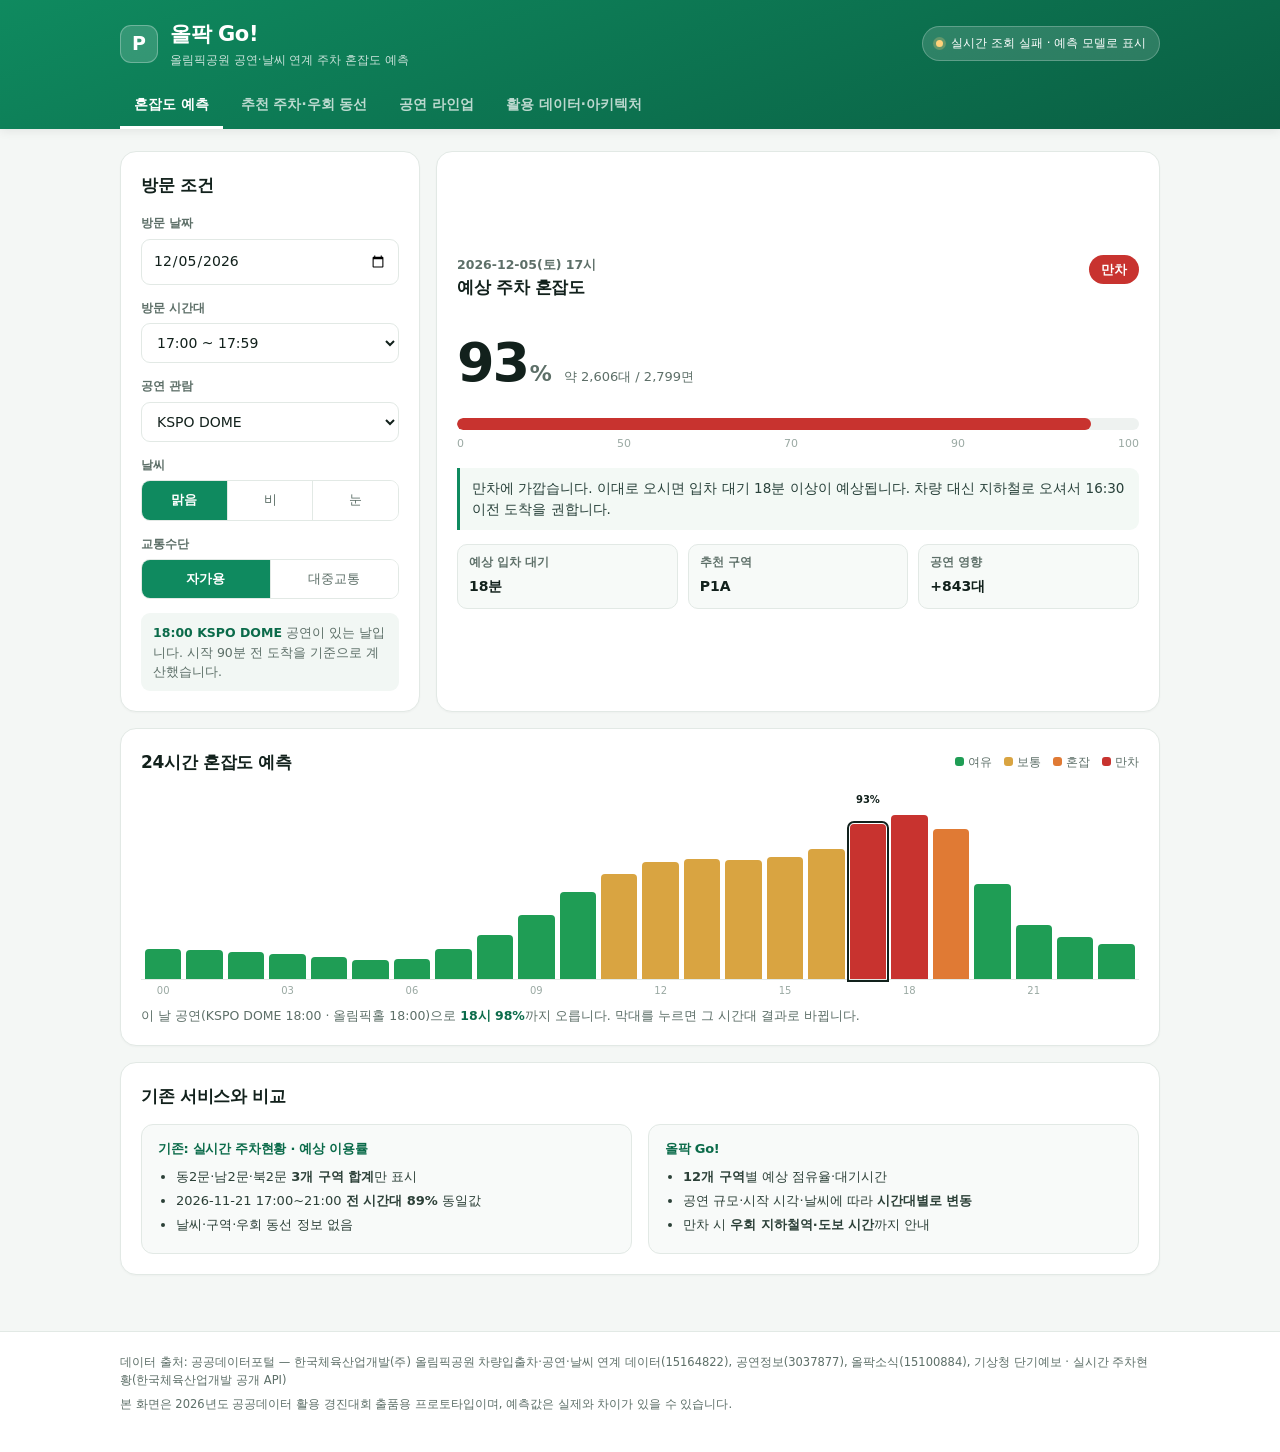
<file: index.html>
<!DOCTYPE html>
<html lang="ko">
<head>
<meta charset="utf-8" />
<meta name="viewport" content="width=device-width, initial-scale=1" />
<title>올팍 Go! — 올림픽공원 주차 혼잡도 예측·맞춤 방문 가이드</title>
<meta name="description" content="공연·날씨·입출차 공공데이터를 결합해 올림픽공원 방문 시간대별 주차 혼잡도를 예측하고, 구역별 추천 주차장과 우회 지하철 동선을 안내합니다." />
<link rel="stylesheet" href="style.css" />
</head>
<body>
<header class="topbar">
  <div class="wrap topbar-in">
    <div class="brand">
      <span class="logo">P</span>
      <div>
        <h1>올팍 Go!</h1>
        <p>올림픽공원 공연·날씨 연계 주차 혼잡도 예측</p>
      </div>
    </div>
    <div class="live" id="liveBadge">
      <span class="dot"></span>
      <span id="liveText">실시간 주차현황 불러오는 중…</span>
    </div>
  </div>
  <nav class="tabs wrap" id="tabs">
    <button class="tab active" data-tab="predict">혼잡도 예측</button>
    <button class="tab" data-tab="parking">추천 주차·우회 동선</button>
    <button class="tab" data-tab="lineup">공연 라인업</button>
    <button class="tab" data-tab="data">활용 데이터·아키텍처</button>
  </nav>
</header>

<main class="wrap">

  <!-- ================= 혼잡도 예측 ================= -->
  <section class="panel active" id="tab-predict">
    <div class="grid-main">
      <div class="card form-card">
        <h2>방문 조건</h2>
        <div class="field">
          <label for="date">방문 날짜</label>
          <input type="date" id="date" />
        </div>
        <div class="field">
          <label for="hour">방문 시간대</label>
          <select id="hour"></select>
        </div>
        <div class="field">
          <label for="venue">공연 관람</label>
          <select id="venue">
            <option value="KSPO">KSPO DOME</option>
            <option value="HALL">올림픽홀</option>
            <option value="ARENA">티켓링크 라이브 아레나</option>
            <option value="WOORI">우리금융아트홀</option>
            <option value="LAWN">88잔디마당</option>
            <option value="none">관람하지 않음(공원 방문)</option>
          </select>
        </div>
        <div class="field">
          <label for="weather">날씨</label>
          <div class="seg" id="weather">
            <button data-v="clear" class="active">맑음</button>
            <button data-v="rain">비</button>
            <button data-v="snow">눈</button>
          </div>
        </div>
        <div class="field">
          <label for="mode">교통수단</label>
          <div class="seg" id="mode">
            <button data-v="car" class="active">자가용</button>
            <button data-v="transit">대중교통</button>
          </div>
        </div>
        <p class="hint" id="eventHint">선택한 날짜의 공연 일정이 없습니다.</p>
      </div>

      <div class="card result-card">
        <div class="result-head">
          <div>
            <p class="eyebrow" id="resultWhen">2026-11-21(토) 17시</p>
            <h2 id="resultTitle">예상 주차 혼잡도</h2>
          </div>
          <span class="badge" id="resultBadge">보통</span>
        </div>
        <div class="big">
          <span id="resultPct">72</span><span class="unit">%</span>
          <p class="big-sub" id="resultSub">약 2,015대 / 2,799면</p>
        </div>
        <div class="gauge">
          <div class="gauge-bar"><span id="gaugeFill"></span></div>
          <div class="gauge-scale"><span>0</span><span>50</span><span>70</span><span>90</span><span>100</span></div>
        </div>
        <p class="advice" id="advice"></p>
        <div class="kv" id="kvRow"></div>
      </div>
    </div>

    <div class="card chart-card">
      <div class="card-head">
        <h2>24시간 혼잡도 예측</h2>
        <div class="legend">
          <span><i class="l1"></i>여유</span><span><i class="l2"></i>보통</span>
          <span><i class="l3"></i>혼잡</span><span><i class="l4"></i>만차</span>
        </div>
      </div>
      <div class="chart" id="chart"></div>
      <p class="caption" id="chartCaption"></p>
    </div>

    <div class="card compare-card">
      <h2>기존 서비스와 비교</h2>
      <div class="compare">
        <div>
          <h3>기존: 실시간 주차현황 · 예상 이용률</h3>
          <ul>
            <li>동2문·남2문·북2문 <b>3개 구역 합계</b>만 표시</li>
            <li>2026-11-21 17:00~21:00 <b>전 시간대 89%</b> 동일값</li>
            <li>날씨·구역·우회 동선 정보 없음</li>
          </ul>
        </div>
        <div>
          <h3>올팍 Go!</h3>
          <ul>
            <li><b>12개 구역</b>별 예상 점유율·대기시간</li>
            <li>공연 규모·시작 시각·날씨에 따라 <b>시간대별로 변동</b></li>
            <li>만차 시 <b>우회 지하철역·도보 시간</b>까지 안내</li>
          </ul>
        </div>
      </div>
    </div>
  </section>

  <!-- ================= 추천 주차·우회 동선 ================= -->
  <section class="panel" id="tab-parking">
    <div class="card">
      <div class="card-head">
        <h2>구역별 추천 주차장</h2>
        <p class="caption" id="parkingCaption"></p>
      </div>
      <div class="table-wrap">
        <table class="zone-table">
          <thead>
            <tr><th>순위</th><th>구역</th><th>입차 문</th><th>예상 점유율</th><th>예상 대기</th><th>공연장 도보</th><th>상태</th></tr>
          </thead>
          <tbody id="zoneBody"></tbody>
        </table>
      </div>
    </div>

    <div class="grid-two">
      <div class="card best-card">
        <h2>지금 가장 나은 선택</h2>
        <div id="bestZone"></div>
      </div>
      <div class="card transit-card">
        <h2>만차 시 우회 지하철</h2>
        <div id="subwayList"></div>
      </div>
    </div>

    <div class="card">
      <h2>공연 전후 맞춤 코스</h2>
      <div class="grid-two">
        <div>
          <h3 class="sub-h">공연 전 · 도착 후 90분</h3>
          <ol class="course" id="courseBefore"></ol>
        </div>
        <div>
          <h3 class="sub-h">공연 후 · 인파 분산 60분</h3>
          <ol class="course" id="courseAfter"></ol>
        </div>
      </div>
    </div>
  </section>

  <!-- ================= 공연 라인업 ================= -->
  <section class="panel" id="tab-lineup">
    <div class="card">
      <div class="card-head">
        <h2>올림픽공원 공연 라인업</h2>
        <p class="caption">올림픽공원 문화공간 일정안내(2026-11-21 확인) · 가까운 순</p>
      </div>
      <div id="lineup" class="lineup"></div>
    </div>
  </section>

  <!-- ================= 데이터 ================= -->
  <section class="panel" id="tab-data">
    <div class="card">
      <h2>활용 공공데이터</h2>
      <div class="ds-grid" id="dsGrid"></div>
    </div>

    <div class="card">
      <h2>연계 아키텍처</h2>
      <div class="arch">
        <div class="arch-row">
          <div class="arch-box src">공공데이터 15164822<br><small>입출차·공연·날씨 연계</small></div>
          <div class="arch-box src">공공데이터 3037877<br><small>공연정보</small></div>
          <div class="arch-box src">공공데이터 15100884<br><small>올팍소식(공지)</small></div>
          <div class="arch-box src">기상청 단기예보<br><small>공동활용</small></div>
        </div>
        <div class="arch-arrow">↓ 수집·정규화 (일 1회 배치 + 실시간 폴링)</div>
        <div class="arch-row">
          <div class="arch-box mid">혼잡도 예측 엔진<br><small>기본 수요 곡선 × 공연 계수 × 날씨 계수</small></div>
          <div class="arch-box mid">구역 배분 모델<br><small>공연장 근접도 · 회전율</small></div>
        </div>
        <div class="arch-arrow">↓ 정적 JSON 배포 · 실패 시 직전 캐시</div>
        <div class="arch-row">
          <div class="arch-box out">올팍 Go! 웹앱<br><small>GitHub Pages 정적 호스팅</small></div>
          <div class="arch-box out">실시간 주차현황 API<br><small>한국체육산업개발 공개 API</small></div>
        </div>
      </div>
    </div>

    <div class="card">
      <h2>혼잡도 예측 로직</h2>
      <pre class="formula">점유율(h) = min(100, [ 기본수요(h) + 공연수요(h) × 날씨계수 ] / 전체 주차면 × 100)
공연수요(h) = Σ (관람객수 × 자가용분담률 0.22 ÷ 평균승차인원 2.8)
              × 도착·출차 분포(공연 3시간 전 ~ 종료 후 90분)
기본수요(h) = 2025년 연계데이터 시간대별 입차 구성(주중/금/토/일)
구역점유율 = (구역면 × 기본점유 + 공연차량 × 근접도 가중치) ÷ 구역면
대기시간 = f(구역점유율): 70% 미만 0분 / 70~90% 선형 / 90% 이상 급증</pre>
    </div>

    <div class="card">
      <h2>2028년까지 무중단 운영 계획</h2>
      <ul class="plan">
        <li><b>정적 프런트 + API 분리</b> — 화면은 GitHub Pages 정적 파일로 배포해 서버 장애와 무관하게 항상 열립니다.</li>
        <li><b>예측 JSON 사전 생성</b> — 하루 1회 배치로 다음 7일 예측을 미리 만들어 두어, API 장애 시에도 직전 파일로 서비스가 유지됩니다.</li>
        <li><b>실시간 API 이중화</b> — 한국체육산업개발 공개 API 실패 시 직전 값과 기본 곡선으로 자동 대체하고 화면에 기준 시각을 표시합니다.</li>
        <li><b>무료 인프라</b> — 서버·DB 없이 운영되어 2028년까지 유지 비용이 발생하지 않습니다.</li>
        <li><b>추가 개방 희망 데이터</b> — 구역별 실시간 잔여면, 공연별 예매율(예상 관람객), 공원 행사(체험·축제) 일정.</li>
      </ul>
    </div>
  </section>
</main>

<footer class="foot">
  <div class="wrap">
    <p>데이터 출처: 공공데이터포털 — 한국체육산업개발(주) 올림픽공원 차량입출차·공연·날씨 연계 데이터(15164822), 공연정보(3037877), 올팍소식(15100884), 기상청 단기예보 · 실시간 주차현황(한국체육산업개발 공개 API)</p>
    <p>본 화면은 2026년도 공공데이터 활용 경진대회 출품용 프로토타입이며, 예측값은 실제와 차이가 있을 수 있습니다.</p>
  </div>
</footer>

<script src="data.js"></script>
<script src="app.js"></script>
</body>
</html>
</file>
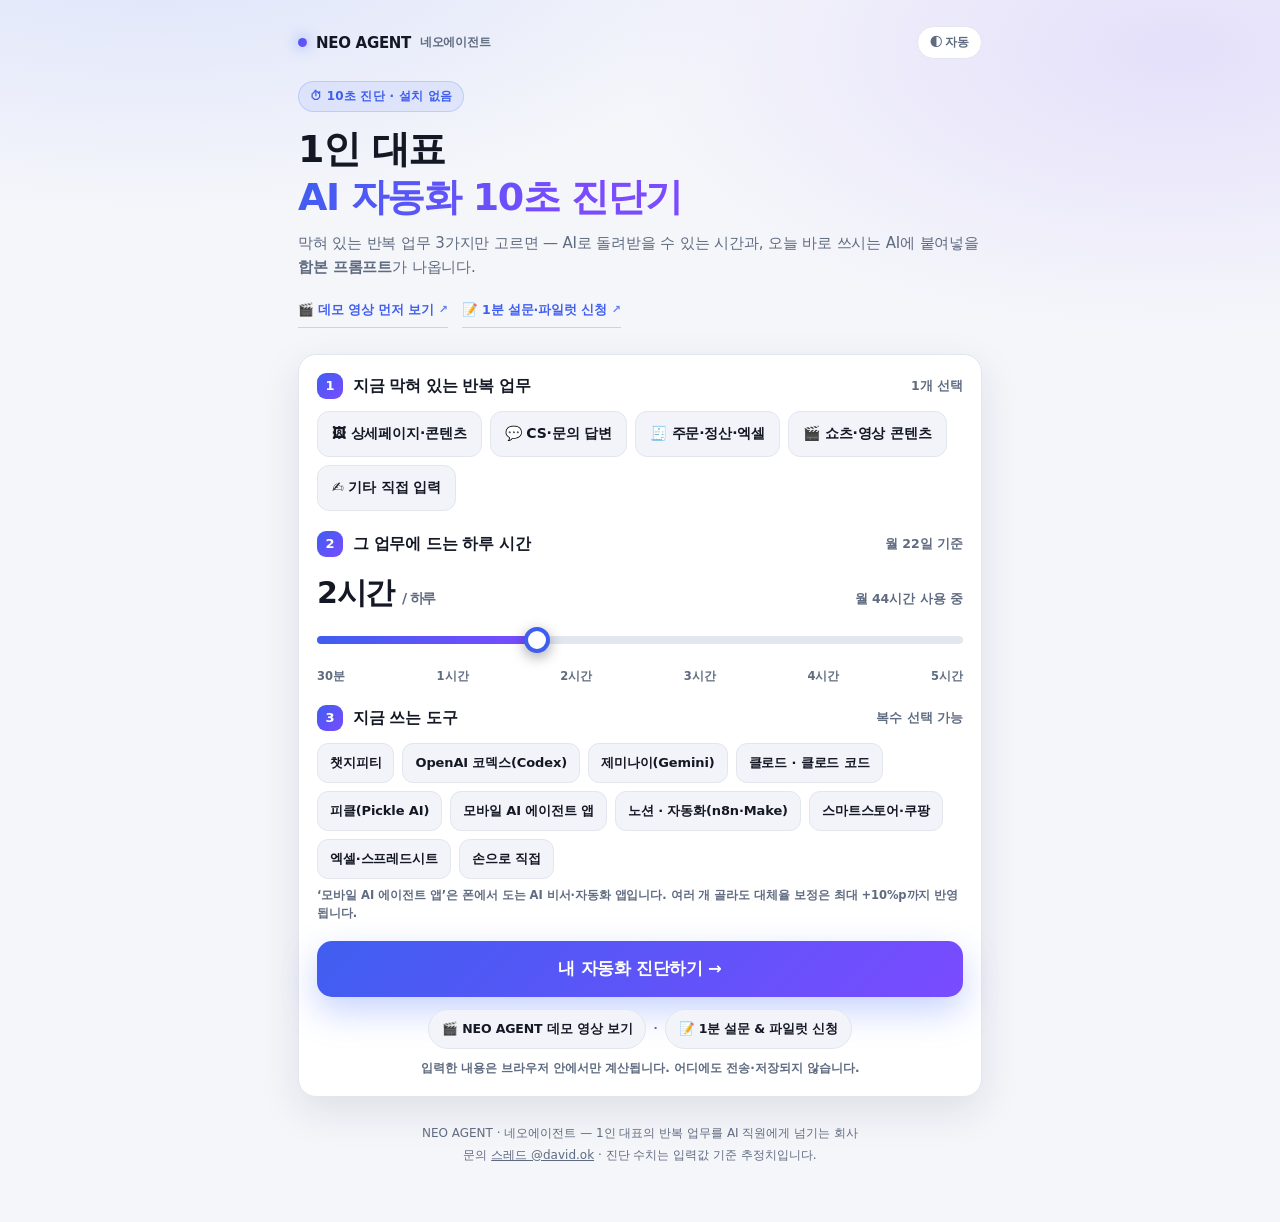
<file: funnel/index.html>
<!DOCTYPE html>
<html lang="ko" data-theme="auto">
<head>
<meta charset="utf-8">
<meta name="viewport" content="width=device-width, initial-scale=1, viewport-fit=cover">
<meta name="color-scheme" content="dark light">
<title>1인 대표 AI 자동화 10초 진단기 | NEO AGENT</title>
<meta name="description" content="막혀 있는 반복 업무·하루 소요 시간·쓰는 도구 3가지만 고르면, AI 대체 가능 비율과 월 절약 시간, 바로 쓸 수 있는 합본 프롬프트를 만들어 드립니다.">
<meta property="og:title" content="1인 대표 AI 자동화 10초 진단기">
<meta property="og:description" content="3가지만 고르면 월 절약 시간과 바로 쓰는 프롬프트가 나옵니다. NEO AGENT.">
<meta property="og:type" content="website">
<style>
  :root{
    --bg:#0b0d12;
    --bg-soft:#12151d;
    --card:#151922;
    --card-2:#1b202b;
    --line:#262c39;
    --text:#eef1f7;
    --muted:#9aa4b8;
    --brand:#6c8cff;
    --brand-2:#8f6cff;
    --mint:#3ddc97;
    --warn:#ffb454;
    --shadow:0 18px 50px rgba(0,0,0,.45);
    --radius:18px;
  }
  html[data-theme="light"]{
    --bg:#f5f6fa;
    --bg-soft:#ffffff;
    --card:#ffffff;
    --card-2:#f2f4f9;
    --line:#e2e6ef;
    --text:#141824;
    --muted:#5f6b80;
    --brand:#3f5ef0;
    --brand-2:#7a4bff;
    --mint:#0f9d63;
    --warn:#b26b00;
    --shadow:0 14px 40px rgba(24,32,54,.10);
  }
  @media (prefers-color-scheme: light){
    html[data-theme="auto"]{
      --bg:#f5f6fa; --bg-soft:#ffffff; --card:#ffffff; --card-2:#f2f4f9;
      --line:#e2e6ef; --text:#141824; --muted:#5f6b80;
      --brand:#3f5ef0; --brand-2:#7a4bff; --mint:#0f9d63; --warn:#b26b00;
      --shadow:0 14px 40px rgba(24,32,54,.10);
    }
  }
  *{box-sizing:border-box}
  html,body{margin:0;padding:0}
  body{
    background:
      radial-gradient(1100px 520px at 12% -8%, rgba(108,140,255,.20), transparent 60%),
      radial-gradient(900px 460px at 92% 4%, rgba(143,108,255,.16), transparent 62%),
      var(--bg);
    color:var(--text);
    font-family:-apple-system,BlinkMacSystemFont,"Apple SD Gothic Neo","Pretendard","Malgun Gothic","Noto Sans KR",system-ui,sans-serif;
    line-height:1.6;
    -webkit-font-smoothing:antialiased;
    -webkit-text-size-adjust:100%;
    padding:0 0 56px;
  }
  .wrap{width:100%;max-width:720px;margin:0 auto;padding:0 18px}
  header{padding:26px 0 6px}
  .bar{display:flex;align-items:center;justify-content:space-between;gap:12px}
  .logo{display:flex;align-items:center;gap:9px;font-weight:800;letter-spacing:-.02em;font-size:15px}
  .logo .dot{width:9px;height:9px;border-radius:50%;background:linear-gradient(135deg,var(--brand),var(--brand-2));box-shadow:0 0 14px rgba(108,140,255,.9)}
  .logo small{color:var(--muted);font-weight:600;font-size:12px}
  .themebtn{
    appearance:none;border:1px solid var(--line);background:var(--card);color:var(--muted);
    border-radius:999px;padding:7px 12px;font-size:12px;font-weight:700;cursor:pointer;
  }
  .themebtn:active{transform:scale(.97)}
  .hero{padding:22px 0 4px}
  .kicker{
    display:inline-flex;align-items:center;gap:7px;
    font-size:12px;font-weight:800;letter-spacing:.02em;color:var(--brand);
    background:rgba(108,140,255,.12);border:1px solid rgba(108,140,255,.28);
    padding:5px 11px;border-radius:999px;margin-bottom:14px;
  }
  html[data-theme="light"] .kicker{background:rgba(63,94,240,.08)}
  h1{font-size:clamp(26px,7.4vw,38px);line-height:1.25;letter-spacing:-.035em;margin:0 0 10px;font-weight:850}
  h1 .grad{background:linear-gradient(120deg,var(--brand),var(--brand-2) 70%);-webkit-background-clip:text;background-clip:text;color:transparent}
  .sub{color:var(--muted);font-size:15px;margin:0 0 4px;letter-spacing:-.01em}
  .card{
    background:var(--card);border:1px solid var(--line);border-radius:var(--radius);
    padding:18px;margin-top:16px;box-shadow:var(--shadow);
  }
  .step{display:flex;align-items:center;gap:10px;margin-bottom:12px}
  .num{
    flex:0 0 auto;width:26px;height:26px;border-radius:9px;display:grid;place-items:center;
    background:linear-gradient(135deg,var(--brand),var(--brand-2));color:#fff;font-size:13px;font-weight:800;
  }
  .step h2{font-size:15.5px;margin:0;letter-spacing:-.02em;font-weight:800}
  .step .hint{color:var(--muted);font-size:12.5px;font-weight:600;margin-left:auto;white-space:nowrap}
  .chips{display:flex;flex-wrap:wrap;gap:8px}
  .chip{
    appearance:none;cursor:pointer;font-family:inherit;
    border:1px solid var(--line);background:var(--card-2);color:var(--text);
    padding:11px 14px;border-radius:12px;font-size:14px;font-weight:650;letter-spacing:-.01em;
    transition:border-color .15s, background .15s, transform .08s;
    min-height:46px;display:inline-flex;align-items:center;gap:7px;
  }
  .chip:active{transform:scale(.985)}
  .chip[aria-pressed="true"]{
    border-color:transparent;color:#fff;
    background:linear-gradient(135deg,var(--brand),var(--brand-2));
    box-shadow:0 8px 22px rgba(108,140,255,.35);
  }
  html[data-theme="light"] .chip[aria-pressed="true"]{color:#fff}
  .chip.flagged{outline:2px solid var(--warn);outline-offset:2px}
  .input{
    width:100%;margin-top:10px;padding:13px 14px;border-radius:12px;font:inherit;font-size:14.5px;
    background:var(--card-2);color:var(--text);border:1px solid var(--line);
  }
  .input:focus{outline:2px solid rgba(108,140,255,.55);outline-offset:1px;border-color:transparent}
  .hidden{display:none !important}
  .range-head{display:flex;align-items:baseline;justify-content:space-between;margin:2px 0 6px}
  .range-val{font-size:30px;font-weight:850;letter-spacing:-.04em}
  .range-val span{font-size:14px;font-weight:700;color:var(--muted);margin-left:4px}
  .range-note{color:var(--muted);font-size:12.5px;font-weight:650}
  input[type=range]{
    -webkit-appearance:none;appearance:none;width:100%;height:34px;background:transparent;margin:0;
  }
  input[type=range]::-webkit-slider-runnable-track{
    height:8px;border-radius:99px;
    background:linear-gradient(90deg,var(--brand) 0%,var(--brand-2) var(--fill,40%), var(--line) var(--fill,40%));
  }
  input[type=range]::-moz-range-track{height:8px;border-radius:99px;background:var(--line)}
  input[type=range]::-moz-range-progress{height:8px;border-radius:99px;background:linear-gradient(90deg,var(--brand),var(--brand-2))}
  input[type=range]::-webkit-slider-thumb{
    -webkit-appearance:none;width:26px;height:26px;border-radius:50%;background:#fff;margin-top:-9px;
    border:4px solid var(--brand);box-shadow:0 4px 14px rgba(0,0,0,.35);cursor:pointer;
  }
  input[type=range]::-moz-range-thumb{
    width:22px;height:22px;border-radius:50%;background:#fff;border:4px solid var(--brand);cursor:pointer;
  }
  .scale{display:flex;justify-content:space-between;color:var(--muted);font-size:11.5px;font-weight:650;margin-top:2px}
  .go{
    display:flex;align-items:center;justify-content:center;gap:9px;width:100%;margin-top:18px;
    appearance:none;cursor:pointer;font-family:inherit;font-size:16.5px;font-weight:850;letter-spacing:-.02em;
    color:#fff;border:0;border-radius:15px;padding:17px 18px;min-height:56px;
    background:linear-gradient(135deg,var(--brand),var(--brand-2));
    box-shadow:0 14px 34px rgba(108,140,255,.38);
    transition:transform .08s, filter .15s;
  }
  .go:active{transform:scale(.99);filter:brightness(1.05)}
  .micro{text-align:center;color:var(--muted);font-size:12px;margin-top:10px;font-weight:600}
  /* quick links right under the primary button */
  .quickbar{display:flex;flex-wrap:wrap;align-items:center;justify-content:center;gap:7px;margin-top:12px}
  .qlink{
    appearance:none;cursor:pointer;font-family:inherit;text-decoration:none;
    display:inline-flex;align-items:center;gap:6px;min-height:40px;padding:9px 13px;
    border-radius:999px;border:1px solid var(--line);background:var(--card-2);color:var(--text);
    font-size:12.5px;font-weight:750;letter-spacing:-.01em;
    transition:border-color .15s, background .15s, transform .08s;
  }
  .qlink:active{transform:scale(.985)}
  .qlink:hover{border-color:rgba(108,140,255,.55)}
  .qsep{color:var(--muted);font-size:11px;font-weight:700}
  @media (max-width:430px){
    .quickbar{flex-direction:column;align-items:stretch;gap:8px}
    .qsep{display:none}
    .qlink{justify-content:center;border-radius:12px;font-size:13px}
  }
  #toolChips .chip{font-size:13px;padding:9px 12px;min-height:40px;border-radius:11px;gap:6px}
  .chips-note{margin-top:8px;color:var(--muted);font-size:11.5px;font-weight:600;line-height:1.55;letter-spacing:-.005em}
  /* top shortcuts in the hero, so a visitor who never presses the button still reaches the demo */
  .toplinks{display:flex;flex-wrap:wrap;align-items:center;gap:6px 14px;margin-top:13px}
  .toplink{
    display:inline-flex;align-items:center;gap:5px;min-height:36px;padding:2px 0;
    color:var(--brand);font-size:12.5px;font-weight:750;letter-spacing:-.01em;text-decoration:none;
    border-bottom:1px solid rgba(108,140,255,.35);
  }
  .toplink:active{opacity:.75}
  .toplink .arw{font-size:11px;opacity:.8}
  html[data-theme="light"] .toplink{border-bottom-color:rgba(63,94,240,.30)}
  /* result */
  #result{margin-top:20px}
  .reveal{animation:rise .45s cubic-bezier(.2,.7,.3,1) both}
  @keyframes rise{from{opacity:0;transform:translateY(14px)}to{opacity:1;transform:none}}
  .reshead{display:flex;align-items:center;gap:9px;margin-bottom:4px}
  .reshead .tag{
    font-size:11.5px;font-weight:800;color:var(--mint);border:1px solid rgba(61,220,151,.35);
    background:rgba(61,220,151,.10);padding:4px 9px;border-radius:999px;
  }
  .reshead h2{font-size:18px;margin:0;letter-spacing:-.03em;font-weight:850}
  .kpis{display:grid;grid-template-columns:1fr 1fr;gap:10px;margin-top:14px}
  @media (max-width:370px){.kpis{grid-template-columns:1fr}}
  .kpi{background:var(--card-2);border:1px solid var(--line);border-radius:14px;padding:14px}
  .kpi .lab{font-size:12px;font-weight:750;color:var(--muted);letter-spacing:-.01em}
  .kpi .val{font-size:29px;font-weight:850;letter-spacing:-.045em;margin-top:3px;line-height:1.15}
  .kpi .val.big{font-size:34px;color:var(--mint)}
  .kpi .val small{font-size:13.5px;font-weight:750;color:var(--muted);margin-left:3px;letter-spacing:0}
  .kpi .foot{font-size:12px;color:var(--muted);font-weight:600;margin-top:4px}
  .formula{margin-top:12px;font-size:12.5px;color:var(--muted);font-weight:620;line-height:1.65}
  .formula code{
    font-family:ui-monospace,SFMono-Regular,Menlo,monospace;font-size:12px;
    background:var(--card-2);border:1px solid var(--line);padding:1px 6px;border-radius:6px;color:var(--text);
  }
  .promptbox{margin-top:16px}
  .promptbox .ptitle{display:flex;align-items:center;justify-content:space-between;gap:10px;margin-bottom:8px}
  .promptbox h3{font-size:15px;margin:0;letter-spacing:-.02em;font-weight:800}
  pre#promptText{
    margin:0;padding:15px;border-radius:13px;background:#0a0c11;color:#e8ecf6;
    border:1px solid var(--line);font-size:12.5px;line-height:1.7;white-space:pre-wrap;word-break:break-word;
    max-height:340px;overflow:auto;font-family:ui-monospace,SFMono-Regular,Menlo,"D2Coding",monospace;
  }
  html[data-theme="light"] pre#promptText{background:#0e1220}
  .btnrow{display:grid;grid-template-columns:1fr 1fr;gap:9px;margin-top:10px}
  @media (max-width:370px){.btnrow{grid-template-columns:1fr}}
  .btn{
    appearance:none;cursor:pointer;font-family:inherit;font-size:14.5px;font-weight:800;letter-spacing:-.01em;
    border-radius:13px;padding:14px 14px;min-height:50px;display:inline-flex;align-items:center;justify-content:center;gap:8px;
    border:1px solid var(--line);background:var(--card-2);color:var(--text);text-decoration:none;
    transition:transform .08s, background .15s, border-color .15s;
  }
  .btn:active{transform:scale(.99)}
  .btn.primary{background:linear-gradient(135deg,var(--brand),var(--brand-2));color:#fff;border-color:transparent;box-shadow:0 10px 26px rgba(108,140,255,.32)}
  .btn.mint{background:var(--mint);color:#04231a;border-color:transparent;box-shadow:0 10px 26px rgba(61,220,151,.25)}
  html[data-theme="light"] .btn.mint{color:#fff;background:#0f9d63}
  .btn.ghost{background:transparent}
  .copied{color:var(--mint) !important;border-color:rgba(61,220,151,.5) !important}
  /* CTA */
  .cta{
    margin-top:22px;border-radius:20px;padding:20px;
    background:linear-gradient(160deg,rgba(108,140,255,.16),rgba(143,108,255,.10) 55%,transparent);
    border:1px solid rgba(108,140,255,.30);
  }
  .cta h2{font-size:19px;margin:0 0 10px;letter-spacing:-.03em;font-weight:850}
  .cta p{margin:0 0 9px;font-size:14.5px;color:var(--text);opacity:.92}
  .cta p.dim{color:var(--muted);font-size:13px}
  .ctabtns{display:grid;gap:9px;margin-top:14px}
  .foot{margin-top:26px;text-align:center;color:var(--muted);font-size:12px;line-height:1.8}
  .foot a{color:var(--muted)}
  .err{color:var(--warn);font-size:12.5px;font-weight:750;margin-top:10px}
  ::selection{background:rgba(108,140,255,.35)}
</style>
</head>
<body>
<div class="wrap">
  <header>
    <div class="bar">
      <div class="logo"><span class="dot"></span>NEO AGENT <small>네오에이전트</small></div>
      <button class="themebtn" id="themeBtn" type="button" aria-label="화면 밝기 전환">◐ 자동</button>
    </div>
    <div class="hero">
      <div class="kicker">⏱ 10초 진단 · 설치 없음</div>
      <h1>1인 대표<br><span class="grad">AI 자동화 10초 진단기</span></h1>
      <p class="sub">막혀 있는 반복 업무 3가지만 고르면 — AI로 돌려받을 수 있는 시간과, 오늘 바로 쓰시는 AI에 붙여넣을 <b>합본 프롬프트</b>가 나옵니다.</p>
      <div class="toplinks">
        <a class="toplink" href="https://1drv.ms/v/c/d7aced82112b68e7/IQAtv-NEF0TBTKCxfm5MxepvAegmUPIrIU6A-goisZYqW-o" target="_blank" rel="noopener">🎬 데모 영상 먼저 보기 <span class="arw">↗</span></a>
        <a class="toplink" href="https://docs.google.com/forms/d/e/1FAIpQLSeAuLCuPClQBIzY2bXBtT8aA2WGsV0OXg2AxdpuU3iWIM9Vjw/viewform" target="_blank" rel="noopener">📝 1분 설문·파일럿 신청 <span class="arw">↗</span></a>
      </div>
    </div>
  </header>

  <section class="card" aria-label="진단 입력">
    <div class="step">
      <div class="num">1</div>
      <h2>지금 막혀 있는 반복 업무</h2>
      <div class="hint">1개 선택</div>
    </div>
    <div class="chips" id="taskChips" role="group" aria-label="반복 업무 선택">
      <button class="chip" type="button" data-task="detail" aria-pressed="false">🖼 상세페이지·콘텐츠</button>
      <button class="chip" type="button" data-task="cs" aria-pressed="false">💬 CS·문의 답변</button>
      <button class="chip" type="button" data-task="ops" aria-pressed="false">🧾 주문·정산·엑셀</button>
      <button class="chip" type="button" data-task="shorts" aria-pressed="false">🎬 쇼츠·영상 콘텐츠</button>
      <button class="chip" type="button" data-task="etc" aria-pressed="false">✍️ 기타 직접 입력</button>
    </div>
    <input class="input hidden" id="etcInput" type="text" maxlength="60" placeholder="예: 매일 아침 경쟁사 가격 20개 비교해서 표로 정리" aria-label="기타 업무 직접 입력">

    <div class="step" style="margin-top:20px">
      <div class="num">2</div>
      <h2>그 업무에 드는 하루 시간</h2>
      <div class="hint">월 22일 기준</div>
    </div>
    <div class="range-head">
      <div class="range-val" id="hoursVal">2시간<span> / 하루</span></div>
      <div class="range-note" id="monthRaw">월 44시간 사용 중</div>
    </div>
    <input type="range" id="hours" min="0.5" max="5" step="0.5" value="2" aria-label="하루 소요 시간" style="--fill:30%">
    <div class="scale"><span>30분</span><span>1시간</span><span>2시간</span><span>3시간</span><span>4시간</span><span>5시간</span></div>

    <div class="step" style="margin-top:20px">
      <div class="num">3</div>
      <h2>지금 쓰는 도구</h2>
      <div class="hint">복수 선택 가능</div>
    </div>
    <div class="chips" id="toolChips" role="group" aria-label="사용 중인 도구 선택">
      <button class="chip" type="button" data-tool="챗지피티" data-bonus="2" aria-pressed="false">챗지피티</button>
      <button class="chip" type="button" data-tool="OpenAI 코덱스(Codex)" data-bonus="3" aria-pressed="false">OpenAI 코덱스(Codex)</button>
      <button class="chip" type="button" data-tool="제미나이(Gemini)" data-bonus="2" aria-pressed="false">제미나이(Gemini)</button>
      <button class="chip" type="button" data-tool="클로드 · 클로드 코드" data-bonus="3" aria-pressed="false">클로드 · 클로드 코드</button>
      <button class="chip" type="button" data-tool="피클(Pickle AI)" data-bonus="3" aria-pressed="false">피클(Pickle AI)</button>
      <button class="chip" type="button" data-tool="모바일 AI 에이전트 앱" data-bonus="2" aria-pressed="false" title="예: 폰에서 도는 AI 비서·자동화 앱">모바일 AI 에이전트 앱</button>
      <button class="chip" type="button" data-tool="노션 · 자동화(n8n·Make)" data-bonus="3" aria-pressed="false">노션 · 자동화(n8n·Make)</button>
      <button class="chip" type="button" data-tool="스마트스토어·쿠팡" data-bonus="1" aria-pressed="false">스마트스토어·쿠팡</button>
      <button class="chip" type="button" data-tool="엑셀·스프레드시트" data-bonus="1" aria-pressed="false">엑셀·스프레드시트</button>
      <button class="chip" type="button" data-tool="손으로 직접 (도구 없음)" data-bonus="3" aria-pressed="false">손으로 직접</button>
    </div>
    <div class="chips-note">‘모바일 AI 에이전트 앱’은 폰에서 도는 AI 비서·자동화 앱입니다. 여러 개 골라도 대체율 보정은 최대 +10%p까지 반영됩니다.</div>

    <button class="go" id="goBtn" type="button">내 자동화 진단하기 →</button>
    <div class="quickbar" aria-label="진단 없이 바로 보기">
      <a class="qlink" href="https://1drv.ms/v/c/d7aced82112b68e7/IQAtv-NEF0TBTKCxfm5MxepvAegmUPIrIU6A-goisZYqW-o" target="_blank" rel="noopener">🎬 NEO AGENT 데모 영상 보기</a>
      <span class="qsep" aria-hidden="true">·</span>
      <a class="qlink" href="https://docs.google.com/forms/d/e/1FAIpQLSeAuLCuPClQBIzY2bXBtT8aA2WGsV0OXg2AxdpuU3iWIM9Vjw/viewform" target="_blank" rel="noopener">📝 1분 설문 &amp; 파일럿 신청</a>
    </div>
    <div class="err hidden" id="errMsg" role="alert">1번에서 막혀 있는 업무를 하나 골라주세요.</div>
    <div class="micro">입력한 내용은 브라우저 안에서만 계산됩니다. 어디에도 전송·저장되지 않습니다.</div>
  </section>

  <section id="result" class="hidden" aria-live="polite">
    <div class="card reveal">
      <div class="reshead">
        <span class="tag">진단 완료</span>
        <h2 id="resTitle">상세페이지·콘텐츠 제작</h2>
      </div>
      <p class="sub" id="resLine" style="font-size:14px;margin:6px 0 0"></p>

      <div class="kpis">
        <div class="kpi">
          <div class="lab">AI 대체 가능 비율</div>
          <div class="val" id="kRate">70<small>%</small></div>
          <div class="foot" id="kRateFoot">사람은 판단·검수만</div>
        </div>
        <div class="kpi">
          <div class="lab">월 절약 가능 시간</div>
          <div class="val big" id="kSaved">30.8<small>시간</small></div>
          <div class="foot" id="kSavedFoot">하루 2.0시간 회수</div>
        </div>
      </div>

      <div class="formula" id="formula"></div>

      <div class="promptbox">
        <div class="ptitle">
          <h3>🎯 내 상황이 채워진 합본 프롬프트</h3>
        </div>
        <pre id="promptText"></pre>
        <div class="btnrow">
          <button class="btn primary" id="copyBtn" type="button">📋 프롬프트 복사</button>
          <a class="btn" id="gptLink" href="https://chatgpt.com/" target="_blank" rel="noopener">챗지피티 열기 ↗</a>
        </div>
        <div class="micro" id="copyHint">복사한 뒤 쓰시는 AI(챗지피티·제미나이·클로드 등)에 그대로 붙여넣으면 됩니다.</div>
      </div>
    </div>

    <div class="card cta reveal" style="animation-delay:.06s">
      <h2>여기까지가 '혼자 하는 자동화'의 한계입니다</h2>
      <p>지금은 복붙해서 직접 돌리셔야 하고, 대화가 끊기면 어제 하던 일을 다시 설명해야 합니다.</p>
      <p>이 <b>'멈춘 업무 이어받기'</b>를 AI 직원들이 백그라운드에서 처리하고, 대표는 <b>모바일로 결재만 올리게</b> 만든 게 <b>NEO AGENT</b>입니다.</p>
      <p class="dim">결재는 승인/반려 두 버튼. 결과물과 근거는 자동으로 쌓입니다.</p>
      <div class="ctabtns">
        <a class="btn mint" href="https://docs.google.com/forms/d/e/1FAIpQLSeAuLCuPClQBIzY2bXBtT8aA2WGsV0OXg2AxdpuU3iWIM9Vjw/viewform" target="_blank" rel="noopener">📝 1분 설문 &amp; 무료 파일럿·MOU 신청 →</a>
        <a class="btn" href="https://1drv.ms/v/c/d7aced82112b68e7/IQAtv-NEF0TBTKCxfm5MxepvAegmUPIrIU6A-goisZYqW-o" target="_blank" rel="noopener">▶ 데모 영상 보기 (모바일 결재 화면)</a>
      </div>
      <div class="micro" style="margin-top:10px">설문은 6문항·1분. 연락처는 파일럿·MOU 안내에만 쓰고 종료 후 파기합니다.</div>
    </div>
  </section>

  <div class="foot">
    NEO AGENT · 네오에이전트 — 1인 대표의 반복 업무를 AI 직원에게 넘기는 회사<br>
    문의 <a href="https://www.threads.net/@david.ok" target="_blank" rel="noopener">스레드 @david.ok</a> · 진단 수치는 입력값 기준 추정치입니다.
  </div>
</div>

<script>
(function(){
  "use strict";

  var TASKS = {
    detail: { label:'상세페이지·콘텐츠 제작', rate:0.70, verb:'상세페이지·콘텐츠 만들기',
      pieces:['경쟁사 상세페이지 3~5개 뜯어보기','상품 특징 → 카피·문구 다듬기','이미지·섹션 순서 잡기','올리고 나서 수정·재업로드'] },
    cs: { label:'CS·문의 답변', rate:0.65, verb:'고객 문의 답변',
      pieces:['문의 읽고 유형 분류','답변 문장 쓰기','배송·교환 정책 확인','같은 질문 반복 응대'] },
    ops: { label:'주문·정산·엑셀 정리', rate:0.80, verb:'주문·정산 정리',
      pieces:['주문서 복사·붙여넣기','택배사·송장 대조','정산 금액 맞춰보기','엑셀 함수로 표 정리'] },
    shorts: { label:'쇼츠·영상 콘텐츠 기획·편집', rate:0.60, verb:'쇼츠 기획·편집',
      pieces:['소재·키워드 찾기','대본·후킹 첫 문장 쓰기','자막·컷 편집','업로드 문구·해시태그'] },
    etc: { label:'기타 반복 업무', rate:0.55, verb:'반복 업무',
      pieces:['자료 찾아 모으기','비교·정리하기','보고서·표 만들기','매번 같은 형식으로 다시 쓰기'] }
  };

  var el = {
    taskChips: document.getElementById('taskChips'),
    toolChips: document.getElementById('toolChips'),
    etcInput: document.getElementById('etcInput'),
    hours: document.getElementById('hours'),
    hoursVal: document.getElementById('hoursVal'),
    monthRaw: document.getElementById('monthRaw'),
    goBtn: document.getElementById('goBtn'),
    err: document.getElementById('errMsg'),
    result: document.getElementById('result'),
    resTitle: document.getElementById('resTitle'),
    resLine: document.getElementById('resLine'),
    kRate: document.getElementById('kRate'),
    kRateFoot: document.getElementById('kRateFoot'),
    kSaved: document.getElementById('kSaved'),
    kSavedFoot: document.getElementById('kSavedFoot'),
    formula: document.getElementById('formula'),
    promptText: document.getElementById('promptText'),
    copyBtn: document.getElementById('copyBtn'),
    copyHint: document.getElementById('copyHint'),
    themeBtn: document.getElementById('themeBtn')
  };

  var state = { task:null, tools:[], hours:2 };

  /* 도구별 대체율 보정(%p) — 쓸수록 자동화 여지가 크지만 상한을 둔다 */
  var TOOL_BONUS = {
    '챗지피티':2,
    'OpenAI 코덱스(Codex)':3,
    '제미나이(Gemini)':2,
    '클로드 · 클로드 코드':3,
    '피클(Pickle AI)':3,
    '모바일 AI 에이전트 앱':2,
    '노션 · 자동화(n8n·Make)':3,
    '스마트스토어·쿠팡':1,
    '엑셀·스프레드시트':1,
    '손으로 직접 (도구 없음)':3
  };
  var BONUS_CAP = 10;
  var MANUAL = '손으로 직접 (도구 없음)';

  /* theme */
  var themes = ['auto','dark','light'];
  var themeLabels = { auto:'◐ 자동', dark:'● 다크', light:'○ 라이트' };
  var saved = null;
  try { saved = localStorage.getItem('neo-theme'); } catch(e){}
  if (saved && themes.indexOf(saved) > -1) setTheme(saved, false);
  function setTheme(t, store){
    document.documentElement.setAttribute('data-theme', t);
    el.themeBtn.textContent = themeLabels[t];
    if (store !== false) { try { localStorage.setItem('neo-theme', t); } catch(e){} }
  }
  el.themeBtn.addEventListener('click', function(){
    var now = document.documentElement.getAttribute('data-theme') || 'auto';
    setTheme(themes[(themes.indexOf(now) + 1) % themes.length]);
  });

  /* step 1 */
  el.taskChips.addEventListener('click', function(e){
    var b = e.target.closest('.chip'); if(!b) return;
    var key = b.dataset.task;
    state.task = key;
    Array.prototype.forEach.call(el.taskChips.children, function(c){
      c.setAttribute('aria-pressed', c === b ? 'true' : 'false');
      c.classList.remove('flagged');
    });
    el.err.classList.add('hidden');
    var isEtc = key === 'etc';
    el.etcInput.classList.toggle('hidden', !isEtc);
    if (isEtc) setTimeout(function(){ el.etcInput.focus(); }, 60);
  });

  /* step 3 */
  el.toolChips.addEventListener('click', function(e){
    var b = e.target.closest('.chip'); if(!b) return;
    var v = b.dataset.tool;
    var on = b.getAttribute('aria-pressed') === 'true';
    b.setAttribute('aria-pressed', on ? 'false' : 'true');
    if (on) { state.tools = state.tools.filter(function(t){ return t !== v; }); }
    else { state.tools.push(v); }
  });

  /* step 2 */
  function fmtHours(n){
    return (Math.round(n*10)/10).toFixed(1).replace(/\.0$/,'');
  }
  function syncHours(){
    var v = parseFloat(el.hours.value);
    state.hours = v;
    var pct = (v - 0.5) / 4.5 * 100;
    el.hours.style.setProperty('--fill', pct + '%');
    el.hoursVal.innerHTML = (Number.isInteger(v) ? v : v.toFixed(1)) + '시간<span> / 하루</span>';
    el.monthRaw.textContent = '월 ' + fmtHours(v*22) + '시간 사용 중';
  }
  el.hours.addEventListener('input', syncHours);
  syncHours();

  function currentTask(){
    if (!state.task) return null;
    if (state.task !== 'etc') return TASKS[state.task];
    var custom = (el.etcInput.value || '').trim();
    var t = Object.assign({}, TASKS.etc);
    if (custom) { t.label = custom; t.verb = custom; }
    return t;
  }

  function toolBonus(){
    var sum = 0;
    state.tools.forEach(function(t){ sum += (TOOL_BONUS[t] || 0); });
    return Math.min(BONUS_CAP, sum);
  }
  function promptTools(){
    var pick = state.tools.filter(function(t){ return t !== MANUAL; });
    if (state.tools.indexOf(MANUAL) > -1) {
      pick.push(pick.length ? '일부는 아직 손으로 직접' : '손으로 직접 (도구 없음)');
    }
    return pick;
  }

  function buildPrompt(task, hours, tools, rate){
    var toolStr = tools.length ? tools.join(', ') : '따로 없음 — 손으로 직접 처리 중';
    var toolPhrase = tools.length ? tools.join(', ') : '지금은 따로 없이 손으로 직접';
    var monthH = fmtHours(hours*22);
    var monthSaved = fmtHours(hours*22*rate);
    return [
      '너는 1인 셀러·1인 대표의 반복 업무를 대신 처리하는 실무 파트너다. 아래 내 상황을 읽고, 내가 설명한 내용과 네가 자료에서 직접 확인한 내용을 구분해서 1. [시간 진단] 2. [바로 쓰는 결과물 1개(초안·샘플·전용 프롬프트)] 3. [완전 자동화 설계도 3단계 & 통과 기준 3개] 4. [이어받기 메모 3줄]로 답해줘.',
      '',
      '[내 상황]',
      '- 막혀 있는 반복 업무: ' + task.label,
      '- 하루 소요 시간: 약 ' + fmtHours(hours) + '시간 (월 22일 기준 월 ' + monthH + '시간)',
      '- 지금 쓰는 도구: ' + toolStr,
      '- 목표: 이 업무에 내가 직접 손대는 시간을 줄이고, 결과물은 내가 검토·승인만 하는 구조로 바꾸기',
      '',
      '[요청]',
      '1. [시간 진단] 이 업무에서 지금 새는 시간을 항목별로 쪼개고, AI가 줄일 수 있는 시간과 내가 남겨야 할 시간을 숫자로 구분해줘. 내가 적은 하루 ' + fmtHours(hours) + '시간이 어디로 가는지 먼저 보여줘.',
      '2. [바로 쓰는 결과물 1개] 내 상황에 맞는 결과물 하나를 지금 바로 쓸 수 있는 완성 형태로 만들어줘. 초안·샘플·전용 프롬프트 중 가장 효과가 큰 1개만 골라서, 복사해서 바로 쓸 수 있게 써줘.',
      '3. [완전 자동화 설계도 3단계 & 통과 기준 3개] 3단계로 나누고, 각 단계마다 "이게 되면 통과"라고 판정할 수 있는 기준을 3개씩 제시해줘. 도구는 ' + toolPhrase + ' — 이 조건에서 바로 돌아가게 짜줘.',
      '4. [이어받기 메모 3줄] 내가 다음에 이 대화를 이어받을 때 필요한 맥락 3줄. (지금까지 정한 것 / 아직 안 정한 것 / 다음에 물어볼 것)',
      '',
      '[조건]',
      '- 확인하지 않은 수치·사례·출처를 지어내지 말고, 모르면 "확인 필요"라고 표시해줘.',
      '- 일반론보다 내 업무("' + task.verb + '")에 바로 붙는 문장과 양식으로 써줘.',
      '- 내가 이미 쓰는 도구를 다시 사라고 하지 말고, 있는 것 조합으로 설계해줘.',
      '- 마지막에 "오늘 30분 안에 할 1가지"를 한 줄로 정해줘.'
    ].join('\n');
  }

  function diagnose(){
    var task = currentTask();
    if (!task) {
      el.err.classList.remove('hidden');
      Array.prototype.forEach.call(el.taskChips.children, function(c){ c.classList.add('flagged'); });
      el.result.classList.add('hidden');
      el.taskChips.scrollIntoView({behavior:'smooth', block:'center'});
      return;
    }
    el.err.classList.add('hidden');

    var hours = state.hours;
    var baseRate = task.rate;
    var bonus = toolBonus();
    var rate = Math.min(0.90, Math.round((baseRate + bonus/100)*100)/100);

    var monthHours = hours*22;
    var saved = monthHours*rate;
    var daySaved = hours*rate;

    el.resTitle.textContent = task.label;
    el.resLine.innerHTML = '하루 <b>' + fmtHours(hours) + '시간</b> 중 <b>' + fmtHours(daySaved) + '시간</b>을 AI가 가져갑니다. 남는 시간은 판단과 검수에 쓰시면 됩니다.';

    el.kRate.innerHTML = Math.round(rate*100) + '<small>%</small>';
    el.kRateFoot.textContent = rate >= 0.75 ? '거의 전부 AI, 사람은 승인만'
      : rate >= 0.65 ? '초안·정리는 AI, 판단은 사람'
      : '반복 구간만 AI, 기획은 사람';
    el.kSaved.innerHTML = fmtHours(saved) + '<small>시간</small>';
    el.kSavedFoot.textContent = '하루 ' + fmtHours(daySaved) + '시간 회수 · 연 ' + fmtHours(saved*12) + '시간';

    var calcNote = [];
    if (bonus > 0) calcNote.push('기본 ' + Math.round(baseRate*100) + '% + 쓰는 도구 보정 +' + bonus + '%p');
    if (rate >= 0.90) calcNote.push('대체율 상한 90% 적용');
    el.formula.innerHTML = '계산 근거 · 하루 ' + fmtHours(hours) + '시간 × 월 22일 × 대체율 ' + Math.round(rate*100) + '% = <code>월 ' + fmtHours(saved) + '시간</code>'
      + (calcNote.length ? '<br>(' + calcNote.join(' · ') + ')' : '')
      + '<br>업무별 기본 대체율은 반복 구간의 비중을 기준으로 잡은 추정치입니다. 실제 절감은 업무 환경에 따라 달라집니다.';

    el.promptText.textContent = buildPrompt(task, hours, promptTools(), rate);

    el.result.classList.remove('hidden');
    el.copyBtn.textContent = '📋 프롬프트 복사';
    el.copyBtn.classList.remove('copied');
    el.copyHint.textContent = '복사한 뒤 쓰시는 AI에 그대로 붙여넣으면 됩니다.';
    setTimeout(function(){
      el.result.scrollIntoView({behavior:'smooth', block:'start'});
    }, 40);
  }

  el.goBtn.addEventListener('click', diagnose);

  /* copy */
  function legacyCopy(text){
    var ta = document.createElement('textarea');
    ta.value = text;
    ta.setAttribute('readonly','');
    ta.style.position = 'fixed';
    ta.style.top = '-1000px';
    ta.style.opacity = '0';
    document.body.appendChild(ta);
    ta.select();
    ta.setSelectionRange(0, text.length);
    var ok = false;
    try { ok = document.execCommand('copy'); } catch(e){ ok = false; }
    document.body.removeChild(ta);
    return ok;
  }
  el.copyBtn.addEventListener('click', function(){
    var text = el.promptText.textContent || '';
    function done(ok){
      if (ok) {
        el.copyBtn.textContent = '✓ 복사됨';
        el.copyBtn.classList.add('copied');
        el.copyHint.textContent = '이제 쓰시는 AI에 붙여넣고, 첫 답변만 받아보세요.';
        setTimeout(function(){
          el.copyBtn.textContent = '📋 프롬프트 복사';
          el.copyBtn.classList.remove('copied');
        }, 2600);
      } else {
        el.copyHint.textContent = '자동 복사가 막혔습니다. 프롬프트를 길게 눌러 직접 복사해 주세요.';
      }
    }
    if (navigator.clipboard && window.isSecureContext) {
      navigator.clipboard.writeText(text).then(function(){ done(true); }, function(){ done(legacyCopy(text)); });
    } else {
      done(legacyCopy(text));
    }
  });
})();
</script>
</body>
</html>
</file>
<file: style.css>
:root{
  --green:#0f8a5f; --green-2:#0b6b4a; --ink:#12211c; --muted:#5d6f68;
  --line:#e2e9e5; --bg:#f4f7f5; --card:#ffffff;
  --l1:#1f9d55; --l2:#d9a441; --l3:#e07a34; --l4:#c8332f;
}
*{box-sizing:border-box}
html,body{margin:0;padding:0}
body{
  font-family:"Pretendard","Apple SD Gothic Neo","Malgun Gothic","맑은 고딕",system-ui,-apple-system,sans-serif;
  background:var(--bg); color:var(--ink); line-height:1.55; -webkit-font-smoothing:antialiased;
}
.wrap{max-width:1080px;margin:0 auto;padding:0 20px}
h1,h2,h3{margin:0;letter-spacing:-.02em}
h2{font-size:17px;margin-bottom:14px}
h3{font-size:14px}
p{margin:0}

/* header */
.topbar{background:linear-gradient(160deg,#0f8a5f,#0a5f43);color:#fff;padding-top:18px;position:sticky;top:0;z-index:20;box-shadow:0 2px 10px rgba(0,0,0,.08)}
.topbar-in{display:flex;align-items:center;justify-content:space-between;gap:16px;padding-bottom:14px}
.brand{display:flex;align-items:center;gap:12px}
.logo{width:38px;height:38px;border-radius:11px;background:rgba(255,255,255,.16);display:grid;place-items:center;font-weight:800;font-size:19px;border:1px solid rgba(255,255,255,.28)}
.brand h1{font-size:21px;font-weight:800}
.brand p{font-size:12px;color:rgba(255,255,255,.78)}
.live{display:flex;align-items:center;gap:8px;background:rgba(255,255,255,.14);border:1px solid rgba(255,255,255,.24);border-radius:999px;padding:7px 13px;font-size:12px;white-space:nowrap}
.live .dot{width:7px;height:7px;border-radius:50%;background:#8ff0b6;box-shadow:0 0 0 3px rgba(143,240,182,.25)}
.live.err .dot{background:#ffd27a;box-shadow:0 0 0 3px rgba(255,210,122,.25)}
.tabs{display:flex;gap:4px;overflow-x:auto;padding-bottom:0}
.tab{background:transparent;border:0;color:rgba(255,255,255,.72);font:inherit;font-size:13.5px;font-weight:600;padding:11px 14px;border-bottom:3px solid transparent;cursor:pointer;white-space:nowrap}
.tab.active{color:#fff;border-bottom-color:#fff}
.tab:hover{color:#fff}

main.wrap{padding-top:22px;padding-bottom:40px}
.panel{display:none}
.panel.active{display:block}

.card{background:var(--card);border:1px solid var(--line);border-radius:16px;padding:20px;margin-bottom:16px;box-shadow:0 1px 2px rgba(18,33,28,.03)}
.card-head{display:flex;align-items:center;justify-content:space-between;gap:12px;flex-wrap:wrap;margin-bottom:14px}
.card-head h2{margin:0}
.grid-main{display:grid;grid-template-columns:300px 1fr;gap:16px}
.grid-two{display:grid;grid-template-columns:1fr 1fr;gap:16px}
.grid-two>*{margin-bottom:0}
.grid-two.space{margin-top:16px}

/* form */
.form-card h2{margin-bottom:16px}
.field{margin-bottom:14px}
.field label{display:block;font-size:12px;font-weight:700;color:var(--muted);margin-bottom:6px}
input[type=date],select{width:100%;padding:10px 11px;border:1px solid var(--line);border-radius:9px;font:inherit;font-size:14px;background:#fff;color:var(--ink)}
input[type=date]:focus,select:focus{outline:2px solid rgba(15,138,95,.35);border-color:var(--green)}
.seg{display:flex;border:1px solid var(--line);border-radius:9px;overflow:hidden}
.seg button{flex:1;border:0;background:#fff;font:inherit;font-size:13px;padding:9px 4px;color:var(--muted);cursor:pointer}
.seg button+button{border-left:1px solid var(--line)}
.seg button.active{background:var(--green);color:#fff;font-weight:700}
.hint{font-size:12.5px;color:var(--muted);background:#f2f7f4;border-radius:9px;padding:10px 12px;margin-top:4px}
.hint b{color:var(--green-2)}

/* result */
.result-card{display:flex;flex-direction:column;justify-content:center}
.result-head{display:flex;align-items:flex-start;justify-content:space-between;gap:12px}
.eyebrow{font-size:12.5px;color:var(--muted);font-weight:600}
.badge{font-size:12.5px;font-weight:800;color:#fff;background:var(--l2);padding:5px 12px;border-radius:999px}
.big{display:flex;align-items:baseline;gap:2px;margin:6px 0 2px}
.big #resultPct{font-size:54px;font-weight:800;letter-spacing:-.04em}
.big .unit{font-size:22px;font-weight:700;color:var(--muted)}
.big-sub{font-size:13px;color:var(--muted);margin-left:10px}
.gauge{margin:12px 0 4px}
.gauge-bar{height:12px;border-radius:999px;background:#eef2f0;overflow:hidden}
.gauge-bar span{display:block;height:100%;width:0;border-radius:999px;background:linear-gradient(90deg,#1f9d55,#d9a441 55%,#e07a34 80%,#c8332f);transition:width .45s ease}
.gauge-scale{display:flex;justify-content:space-between;font-size:11px;color:#9aa9a3;margin-top:5px}
.advice{font-size:13.5px;color:#28413a;background:#f3f9f5;border-left:3px solid var(--green);border-radius:0 9px 9px 0;padding:10px 12px;margin-top:12px}
.kv{display:grid;grid-template-columns:repeat(3,1fr);gap:10px;margin-top:14px}
.kv div{background:#f7faf8;border:1px solid var(--line);border-radius:10px;padding:9px 11px}
.kv b{display:block;font-size:11.5px;color:var(--muted);font-weight:700;margin-bottom:2px}
.kv span{font-size:14px;font-weight:700}

/* chart */
.legend{display:flex;gap:12px;font-size:11.5px;color:var(--muted)}
.legend i{display:inline-block;width:9px;height:9px;border-radius:3px;margin-right:4px}
.legend .l1{background:var(--l1)}.legend .l2{background:var(--l2)}.legend .l3{background:var(--l3)}.legend .l4{background:var(--l4)}
.chart{display:flex;align-items:flex-end;gap:5px;height:190px;padding:22px 4px 0;border-bottom:1px solid var(--line)}
.bar-wrap{flex:1;display:flex;flex-direction:column;justify-content:flex-end;align-items:center;height:100%;position:relative;cursor:pointer}
.bar{width:100%;border-radius:4px 4px 0 0;background:var(--l1);min-height:2px;transition:height .4s ease,opacity .2s}
.bar-wrap.sel .bar{outline:2px solid #12211c;outline-offset:1px}
.bar-wrap .lab{position:absolute;top:-20px;font-size:10px;font-weight:700;color:#12211c;opacity:0}
.bar-wrap.sel .lab{opacity:1}
.bar-wrap .hr{position:absolute;bottom:-20px;font-size:10px;color:#9aa9a3}
.caption{font-size:12.5px;color:var(--muted);margin-top:26px}
.caption b{color:var(--green-2)}

/* compare */
.compare{display:grid;grid-template-columns:1fr 1fr;gap:16px}
.compare>div{background:#f8faf9;border:1px solid var(--line);border-radius:12px;padding:14px 16px}
.compare h3{font-size:13px;margin-bottom:8px;color:var(--muted)}
.compare:nth-child(2) h3{color:var(--green-2)}
.compare ul{margin:0;padding-left:18px;font-size:13px;color:#2c4038}
.compare li{margin-bottom:4px}

/* zone table */
.table-wrap{overflow-x:auto}
.zone-table{width:100%;border-collapse:collapse;font-size:13.5px}
.zone-table th{text-align:left;font-size:11.5px;color:var(--muted);font-weight:700;padding:8px 10px;border-bottom:1px solid var(--line);white-space:nowrap}
.zone-table td{padding:10px;border-bottom:1px solid #f0f4f2;white-space:nowrap}
.zone-table tr.top1 td{background:#f2f9f5}
.zone-table .rank{font-weight:800;color:var(--green)}
.zone-table .occ{font-weight:700}
.zone-table .state{font-size:11.5px;font-weight:800;padding:3px 9px;border-radius:999px;color:#fff}
.st-1{background:var(--l1)}.st-2{background:var(--l2)}.st-3{background:var(--l3)}.st-4{background:var(--l4)}

/* best zone */
#bestZone .bname{font-size:19px;font-weight:800;margin-bottom:4px}
#bestZone .bmeta{font-size:13px;color:var(--muted);margin-bottom:12px}
#bestZone .brow{display:flex;gap:10px;flex-wrap:wrap}
#bestZone .brow div{background:#f3f9f5;border:1px solid #dbeae2;border-radius:10px;padding:8px 12px;font-size:12.5px}
#bestZone .brow b{display:block;font-size:16px}
.why{font-size:13px;color:#2c4038;margin-top:12px;background:#f8faf9;border-radius:10px;padding:10px 12px}

/* subway */
.sub{margin-bottom:14px;border:1px solid var(--line);border-radius:12px;padding:12px 14px}
.sub.rec{border-color:#bfe3cf;background:#f4fbf7}
.sub .sname{font-size:14px;font-weight:800;display:flex;justify-content:space-between;align-items:center}
.sub .sname .tag{font-size:11px;font-weight:700;color:var(--green-2);background:#dff3e7;border-radius:999px;padding:2px 9px}
.sub .smeta{font-size:12.5px;color:var(--muted);margin-top:3px}
.sub .swalk{display:flex;gap:8px;margin-top:8px;flex-wrap:wrap}
.sub .swalk span{font-size:12px;background:#fff;border:1px solid var(--line);border-radius:8px;padding:4px 9px}

/* courses */
.sub-h{font-size:13px;color:var(--green-2);margin:0 0 10px}
.course{margin:0;padding-left:22px;font-size:13.5px}
.course li{margin-bottom:10px}
.course li b{display:block}
.course li span{color:var(--muted);font-size:12.5px}
.course li em{font-style:normal;font-weight:700;color:var(--green)}

/* lineup */
.lineup{display:flex;flex-direction:column;gap:10px}
.show{display:flex;gap:14px;align-items:flex-start;border:1px solid var(--line);border-radius:12px;padding:13px 15px}
.show.today{border-color:#bfe3cf;background:#f4fbf7}
.show .d{min-width:74px;font-size:12px;color:var(--muted);font-weight:700}
.show .d b{display:block;font-size:15px;color:var(--ink)}
.show .t{flex:1}
.show .t b{font-size:14px}
.show .t span{display:block;font-size:12.5px;color:var(--muted);margin-top:2px}
.show .p{font-size:12px;font-weight:800;color:var(--l3);white-space:nowrap}
.show .p.low{color:var(--l1)}

/* data */
.ds-grid{display:grid;grid-template-columns:1fr 1fr;gap:12px}
.ds{border:1px solid var(--line);border-radius:12px;padding:14px}
.ds b{font-size:13.5px;display:block}
.ds .id{font-size:11.5px;color:#fff;background:var(--green);border-radius:6px;padding:1px 7px;margin-right:6px}
.ds p{font-size:12.5px;color:var(--muted);margin-top:6px}
.arch{border:1px dashed var(--line);border-radius:14px;padding:18px;background:#fafcfb}
.arch-row{display:flex;gap:10px;flex-wrap:wrap;justify-content:center}
.arch-arrow{text-align:center;font-size:12px;color:var(--muted);padding:10px 0;font-weight:600}
.arch-box{flex:1;min-width:150px;border-radius:11px;padding:12px 14px;font-size:13px;font-weight:700;text-align:center}
.arch-box small{display:block;font-weight:500;font-size:11.5px;color:var(--muted);margin-top:3px}
.arch-box.src{background:#fff;border:1px solid #d9e6df}
.arch-box.mid{background:#e8f4ee;border:1px solid #c9e3d6;color:var(--green-2)}
.arch-box.out{background:var(--green);color:#fff;border:1px solid var(--green-2)}
.arch-box.out small{color:rgba(255,255,255,.8)}
.formula{background:#0f231c;color:#d8f0e4;border-radius:12px;padding:16px;font-size:12.5px;line-height:1.9;overflow-x:auto;font-family:"SFMono-Regular",Consolas,monospace}
.plan{margin:0;padding-left:18px;font-size:13.5px}
.plan li{margin-bottom:8px}

.foot{border-top:1px solid var(--line);padding:22px 0 32px;background:#fff}
.foot p{font-size:11.5px;color:var(--muted);margin-bottom:6px}

@media (max-width:820px){
  .grid-main{grid-template-columns:1fr}
  .grid-two{grid-template-columns:1fr}
  .compare{grid-template-columns:1fr}
  .ds-grid{grid-template-columns:1fr}
  .kv{grid-template-columns:1fr 1fr}
  .brand p{display:none}
  .big #resultPct{font-size:44px}
  .chart{height:160px;gap:3px}
  .chart .bar-wrap .hr:nth-child(n+1){display:none}
}
</file>
